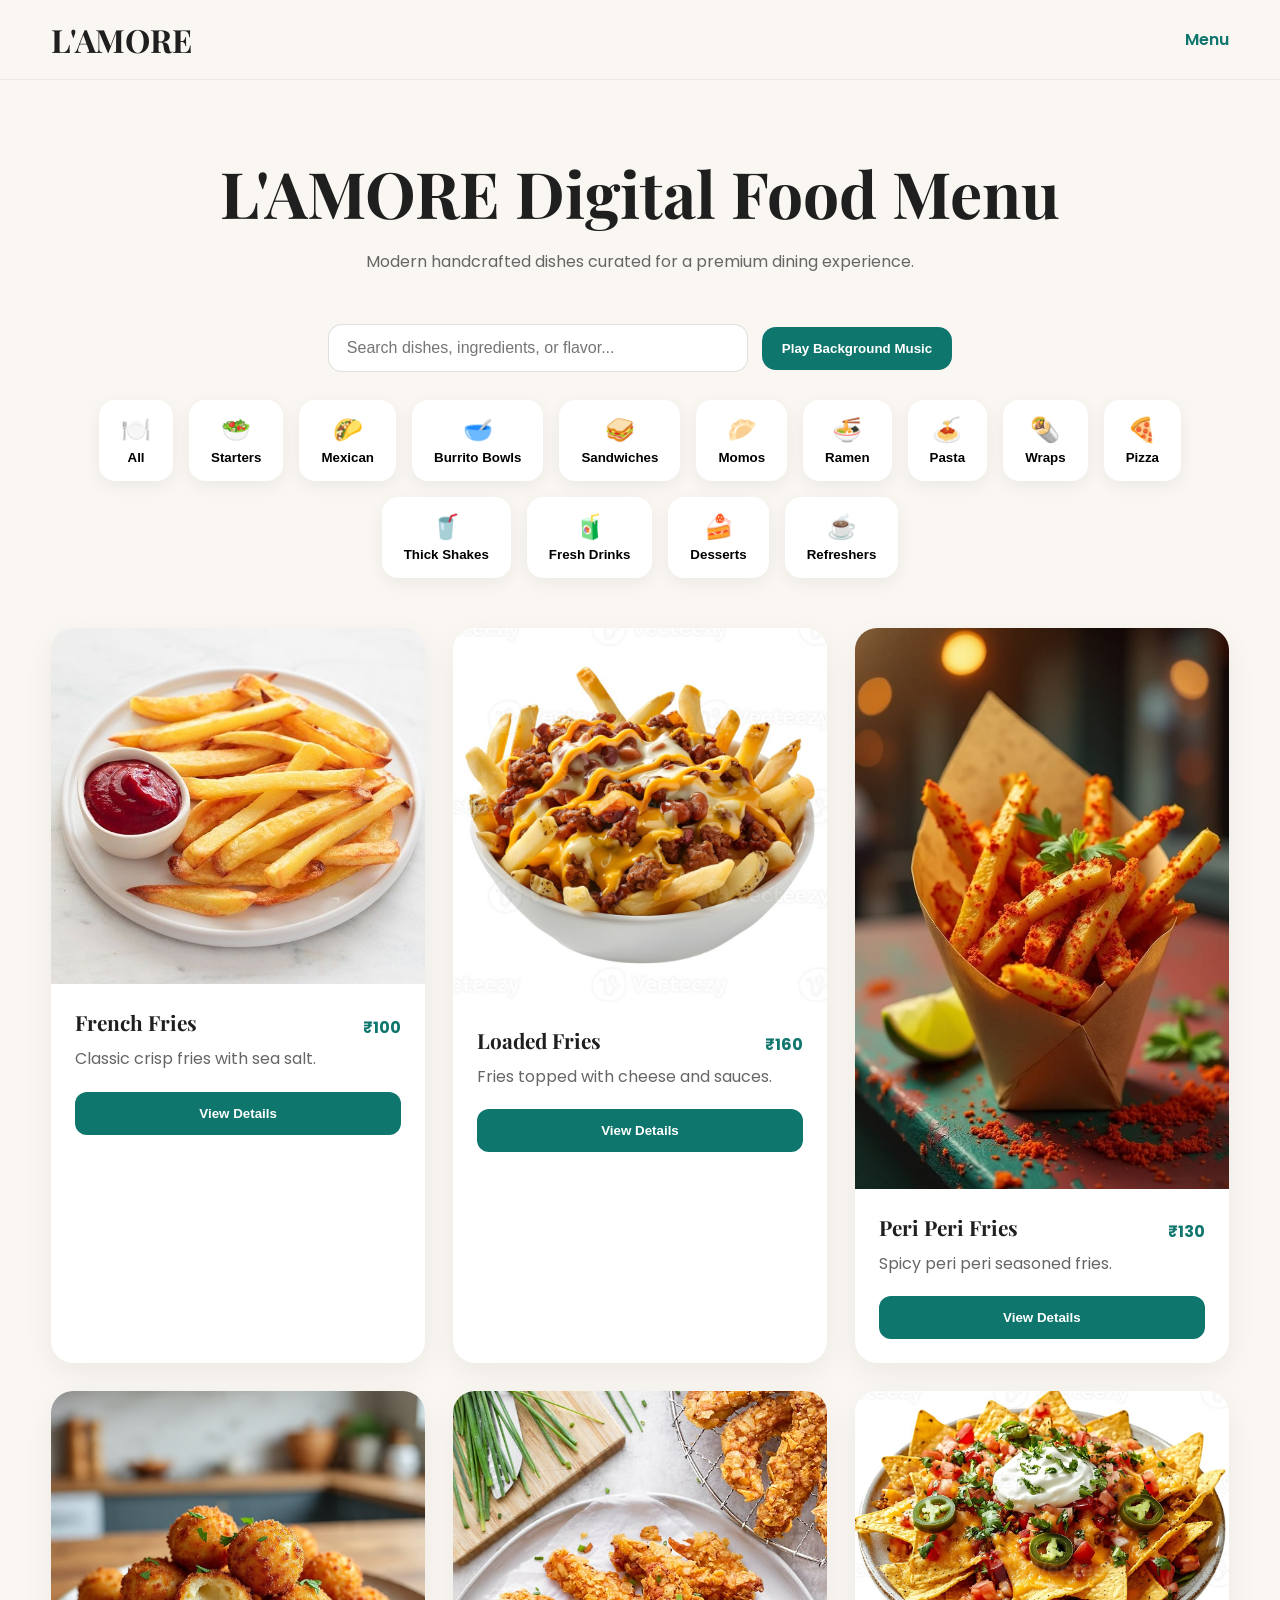
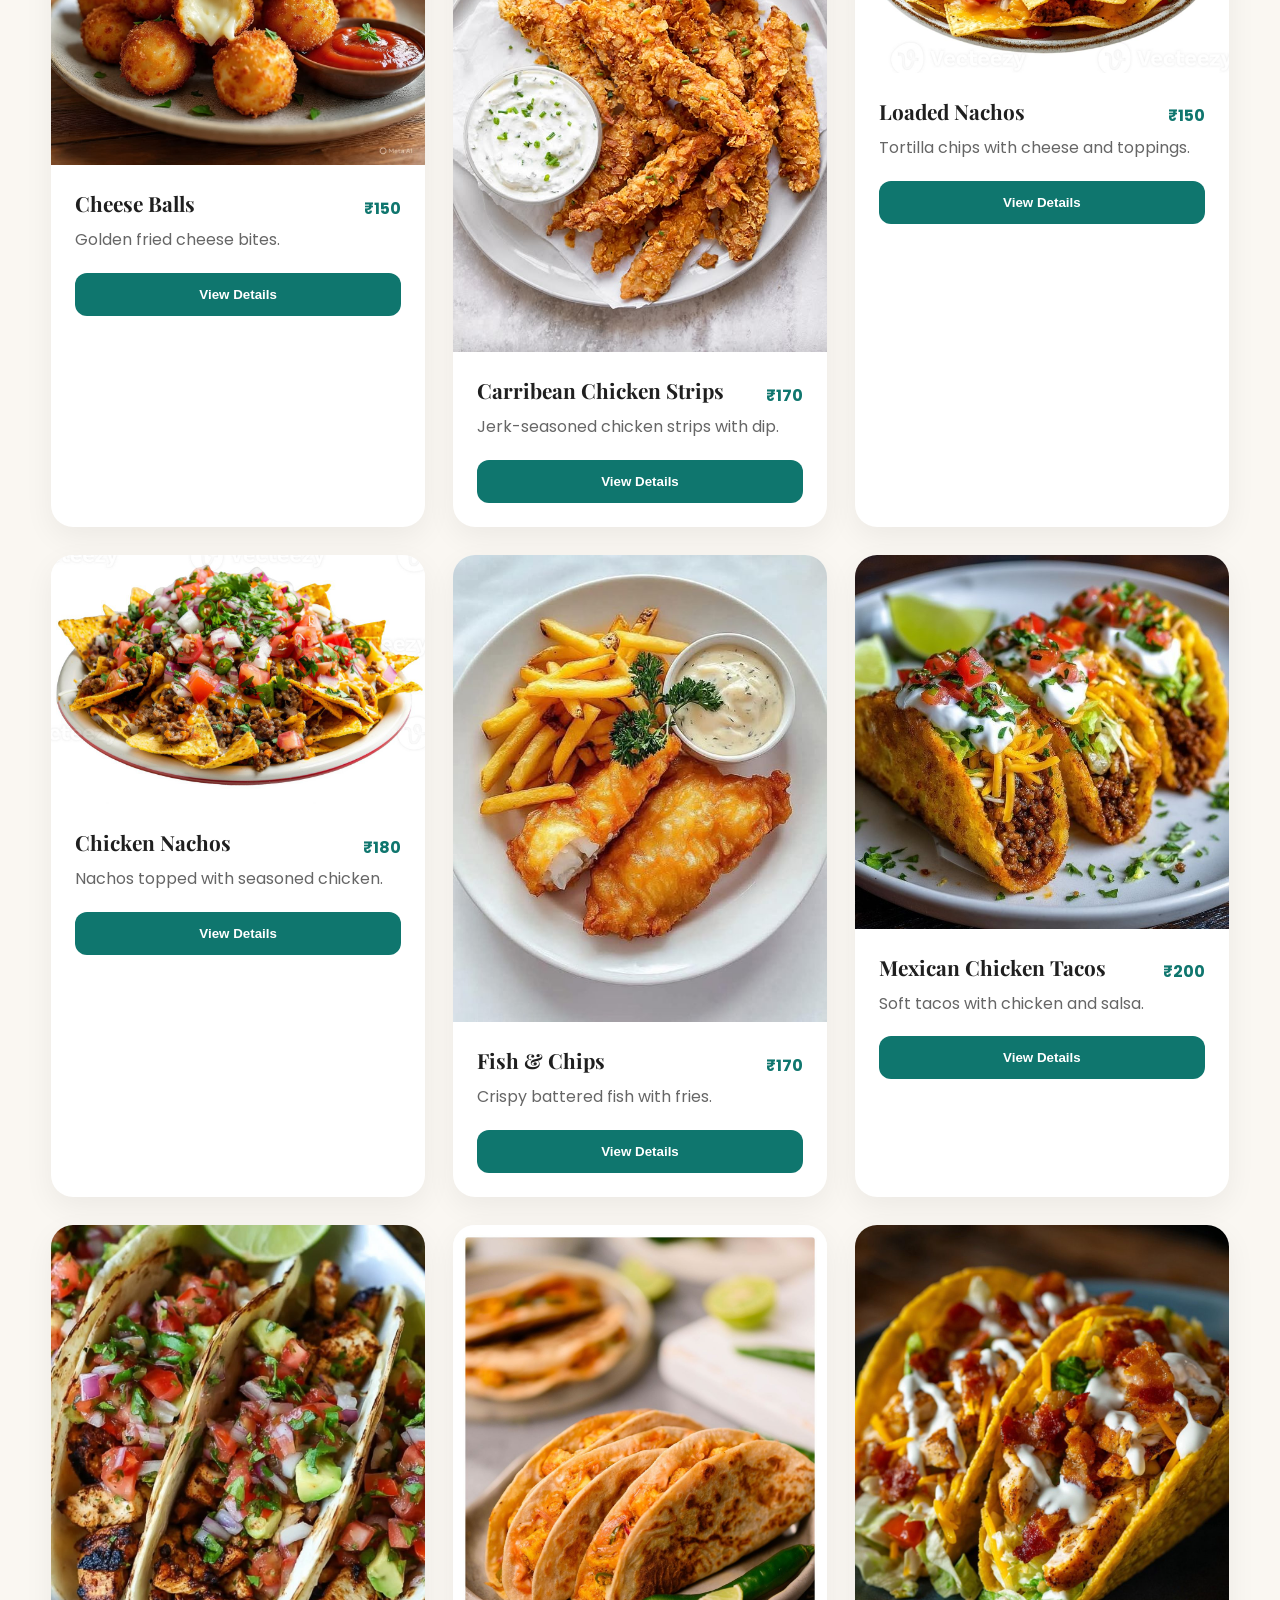
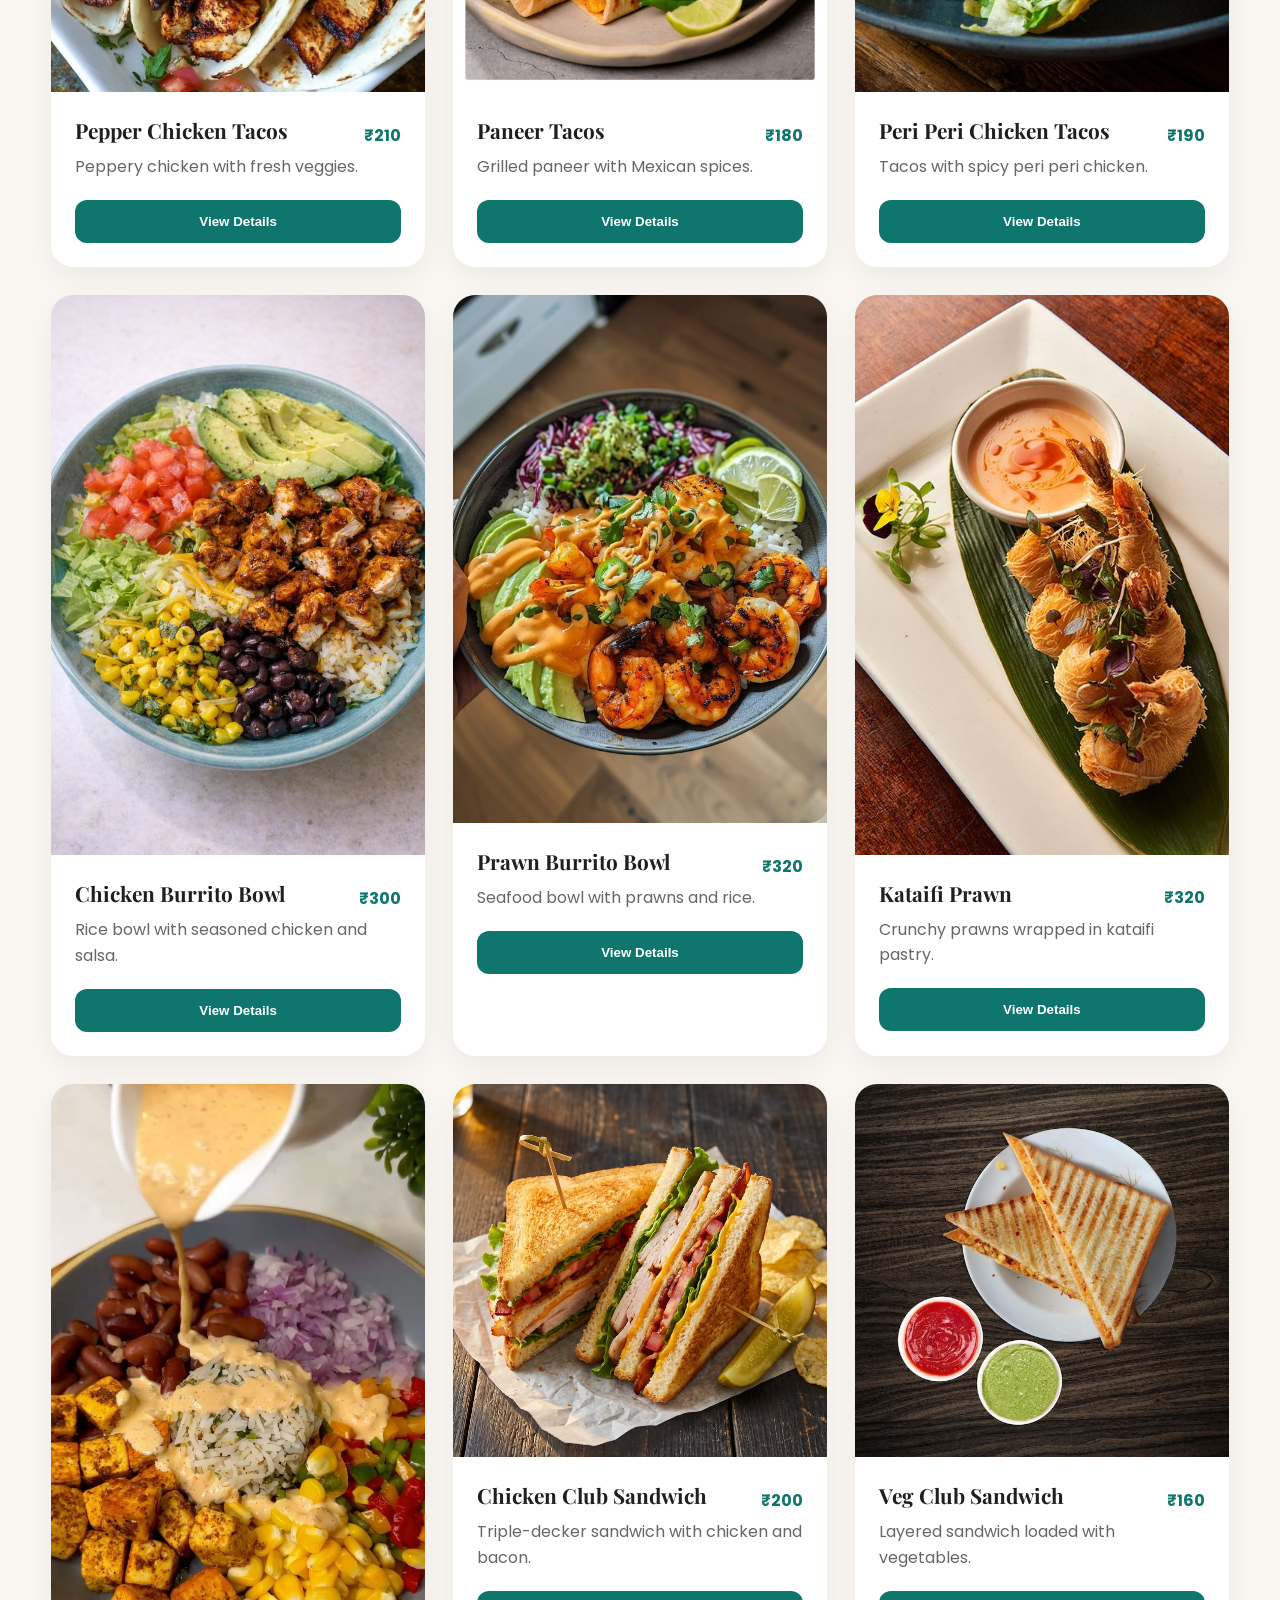
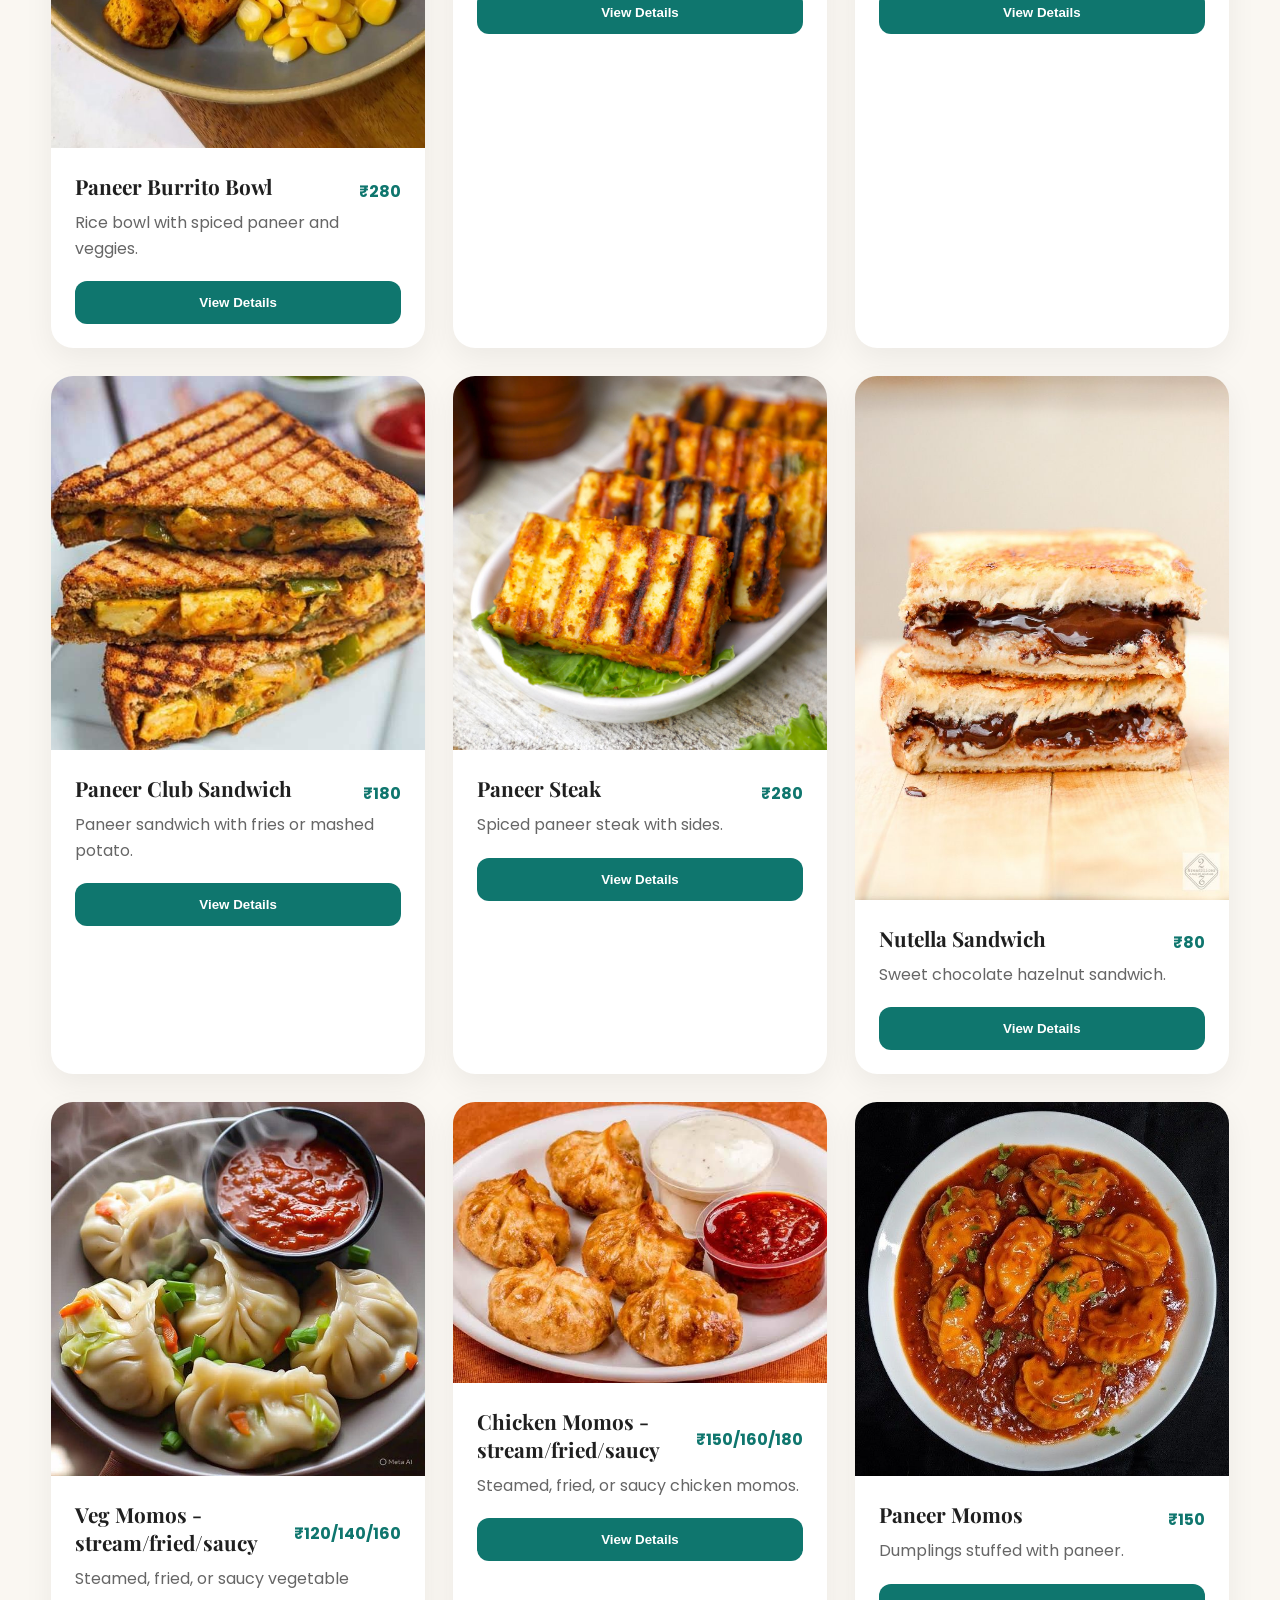
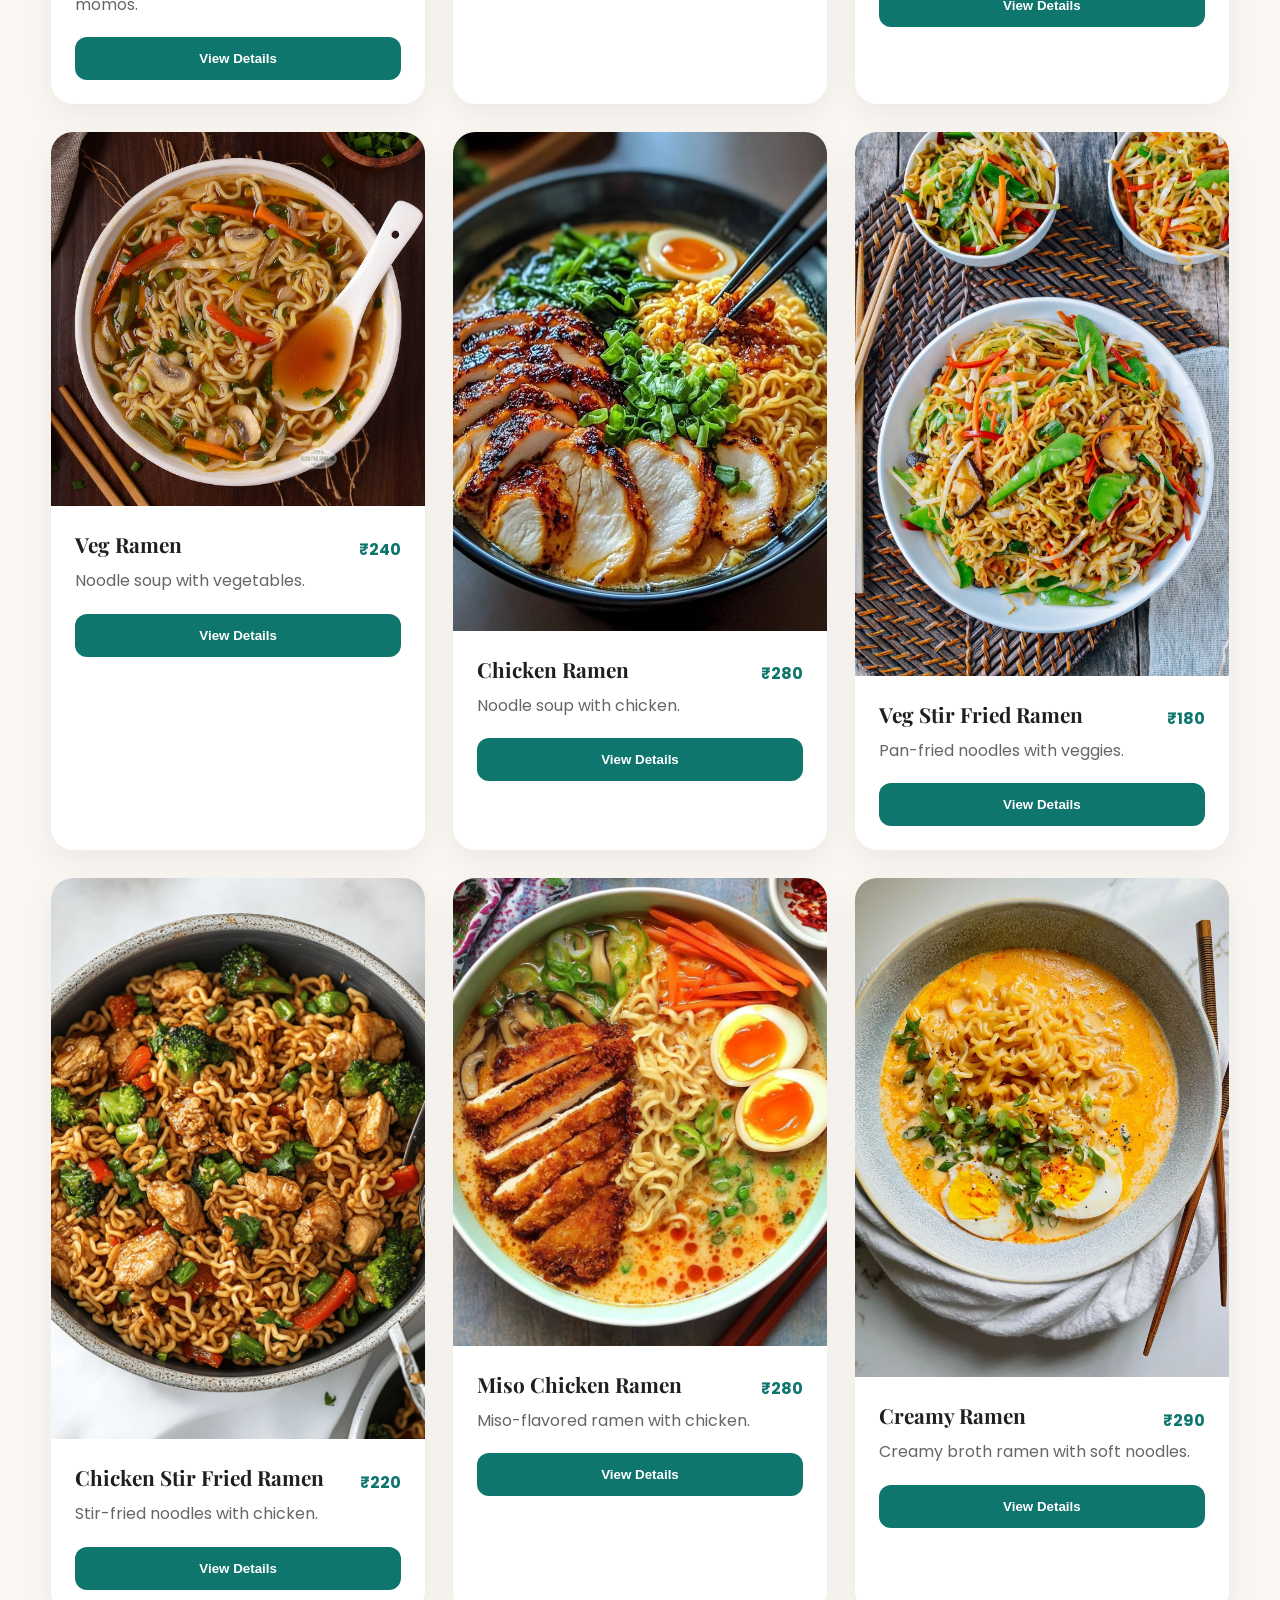
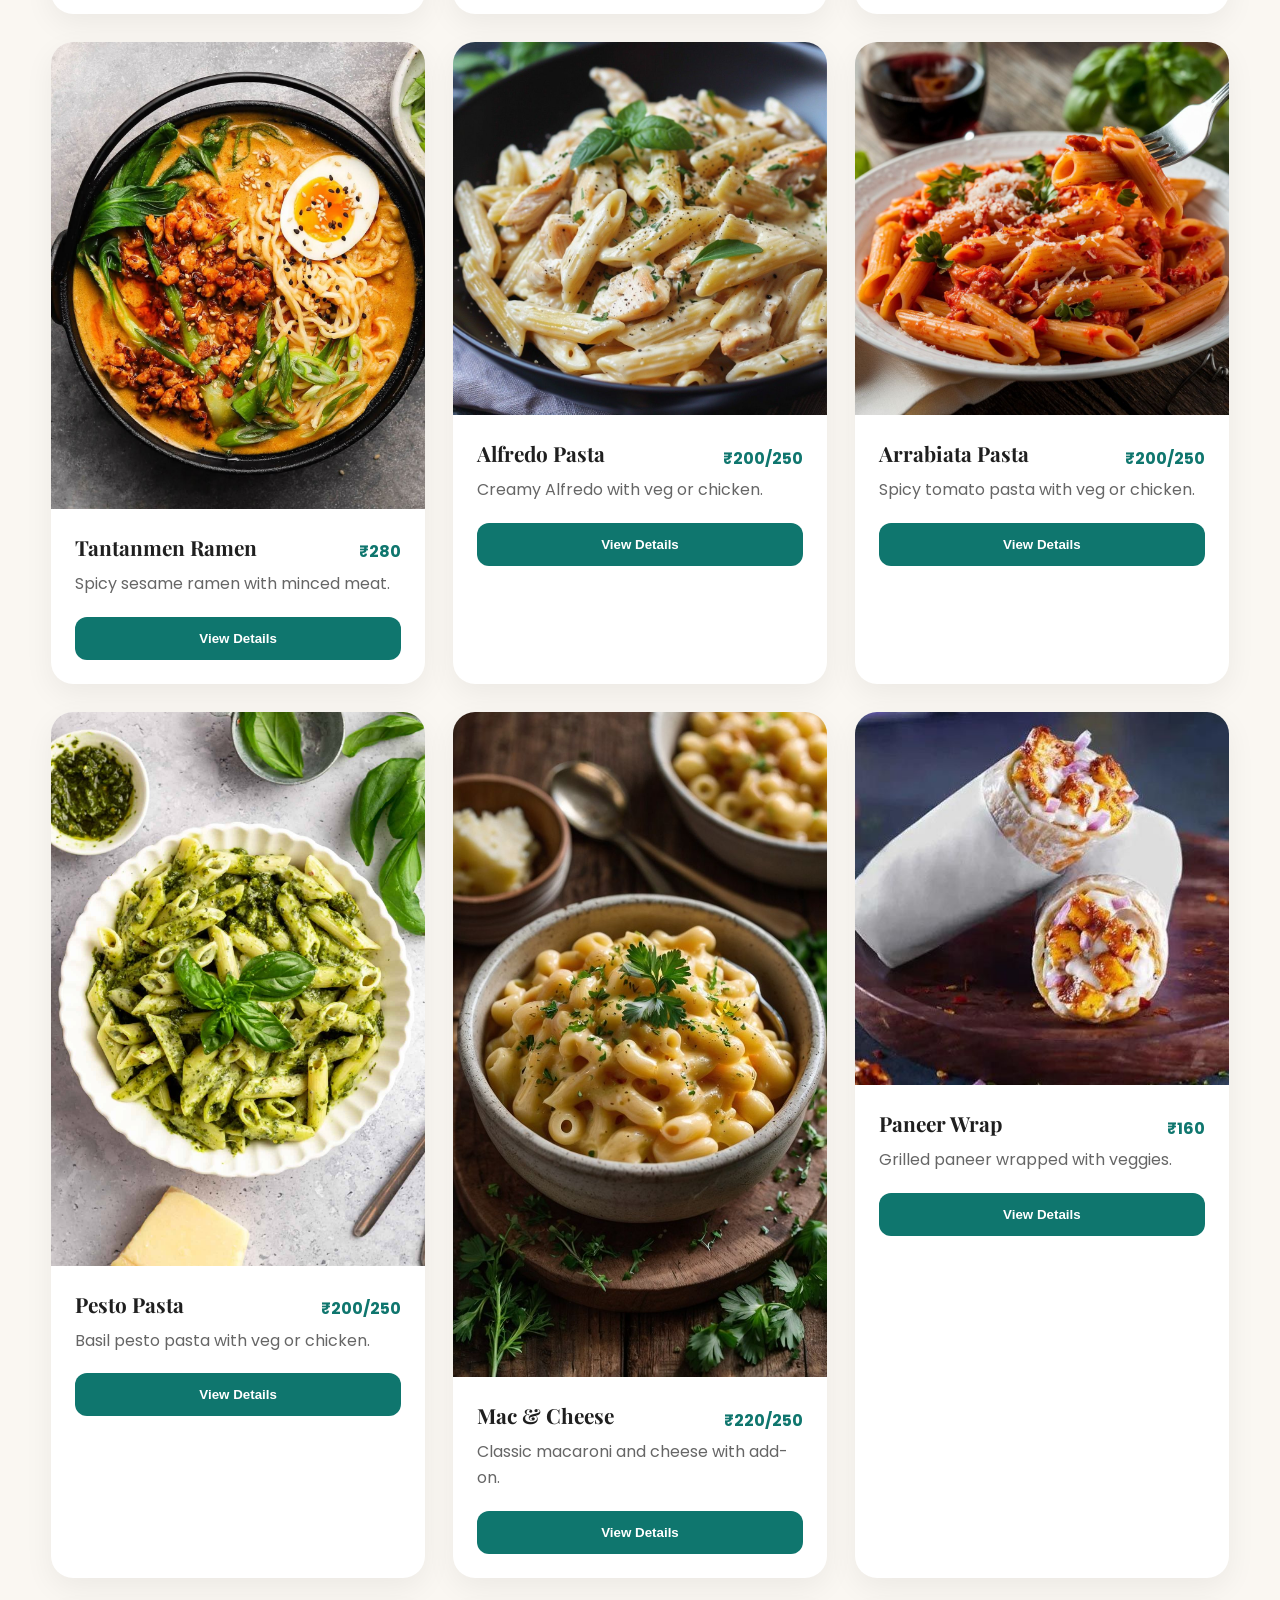
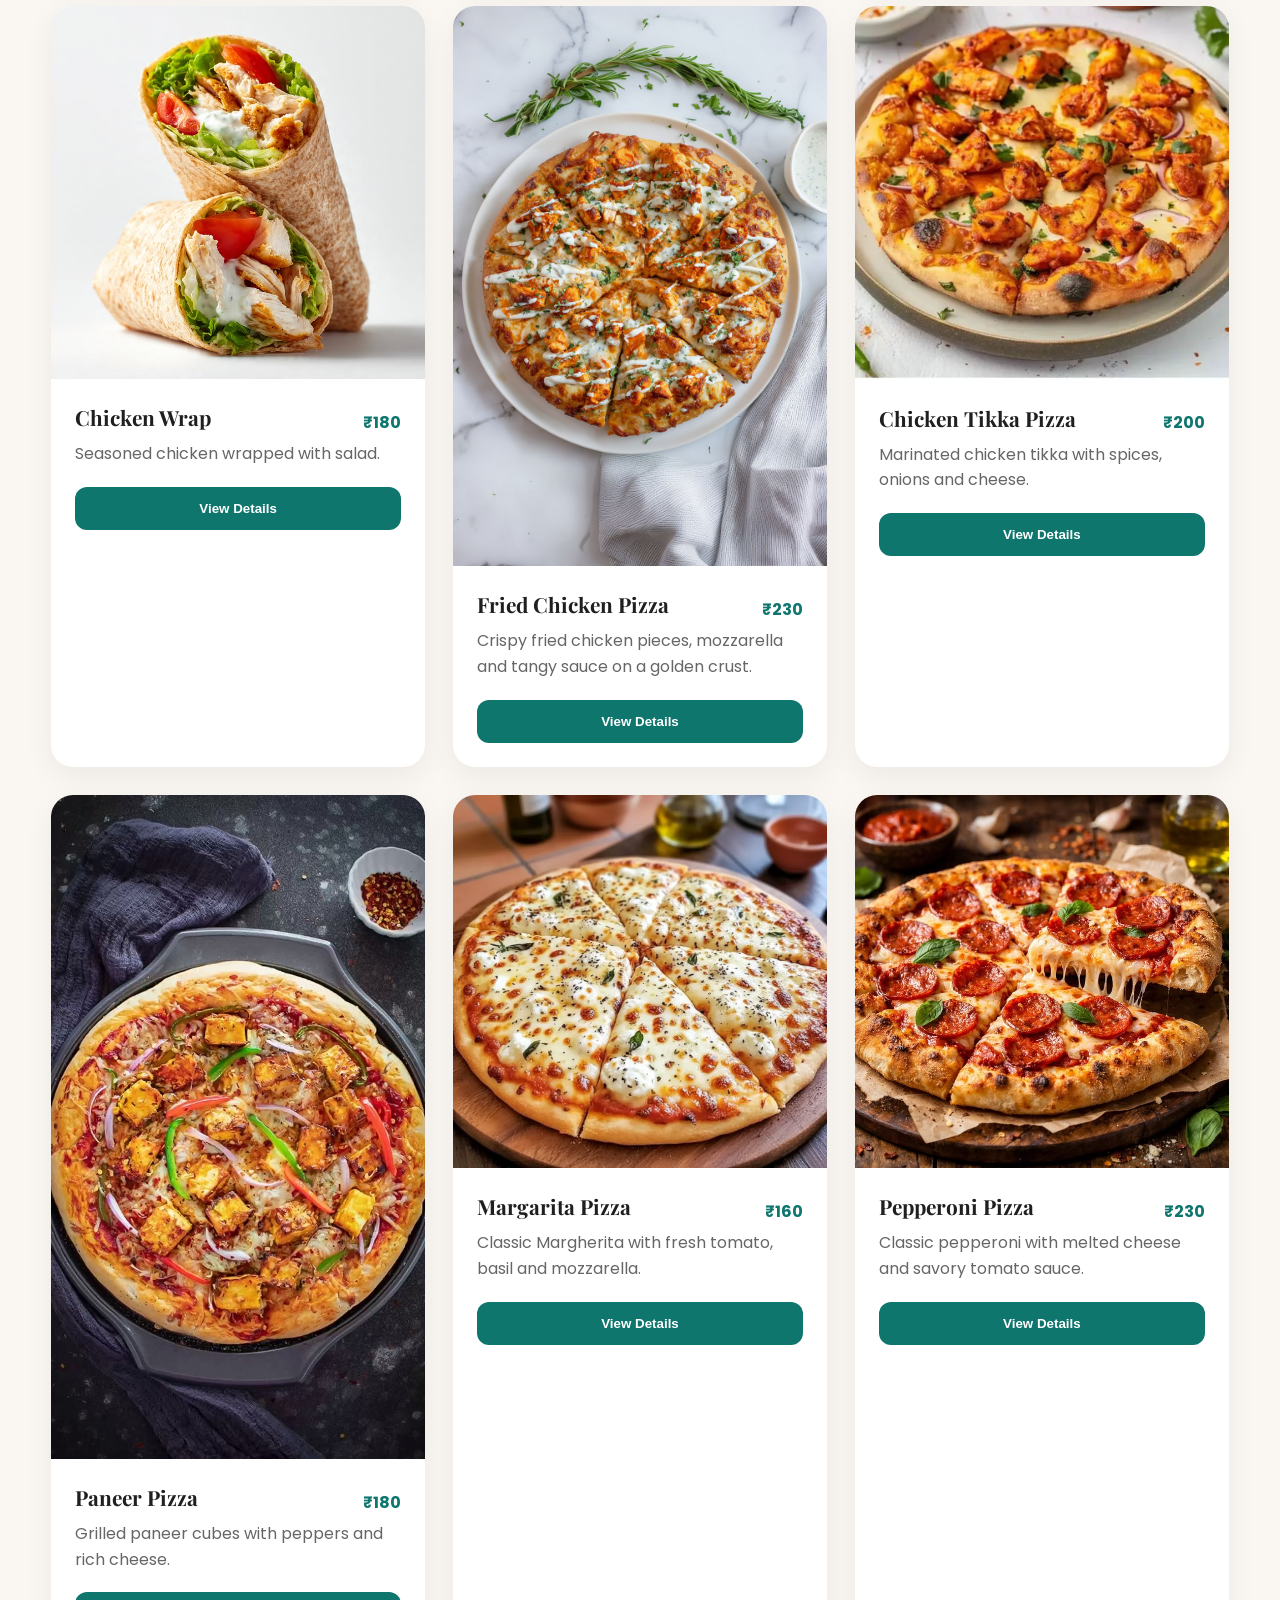
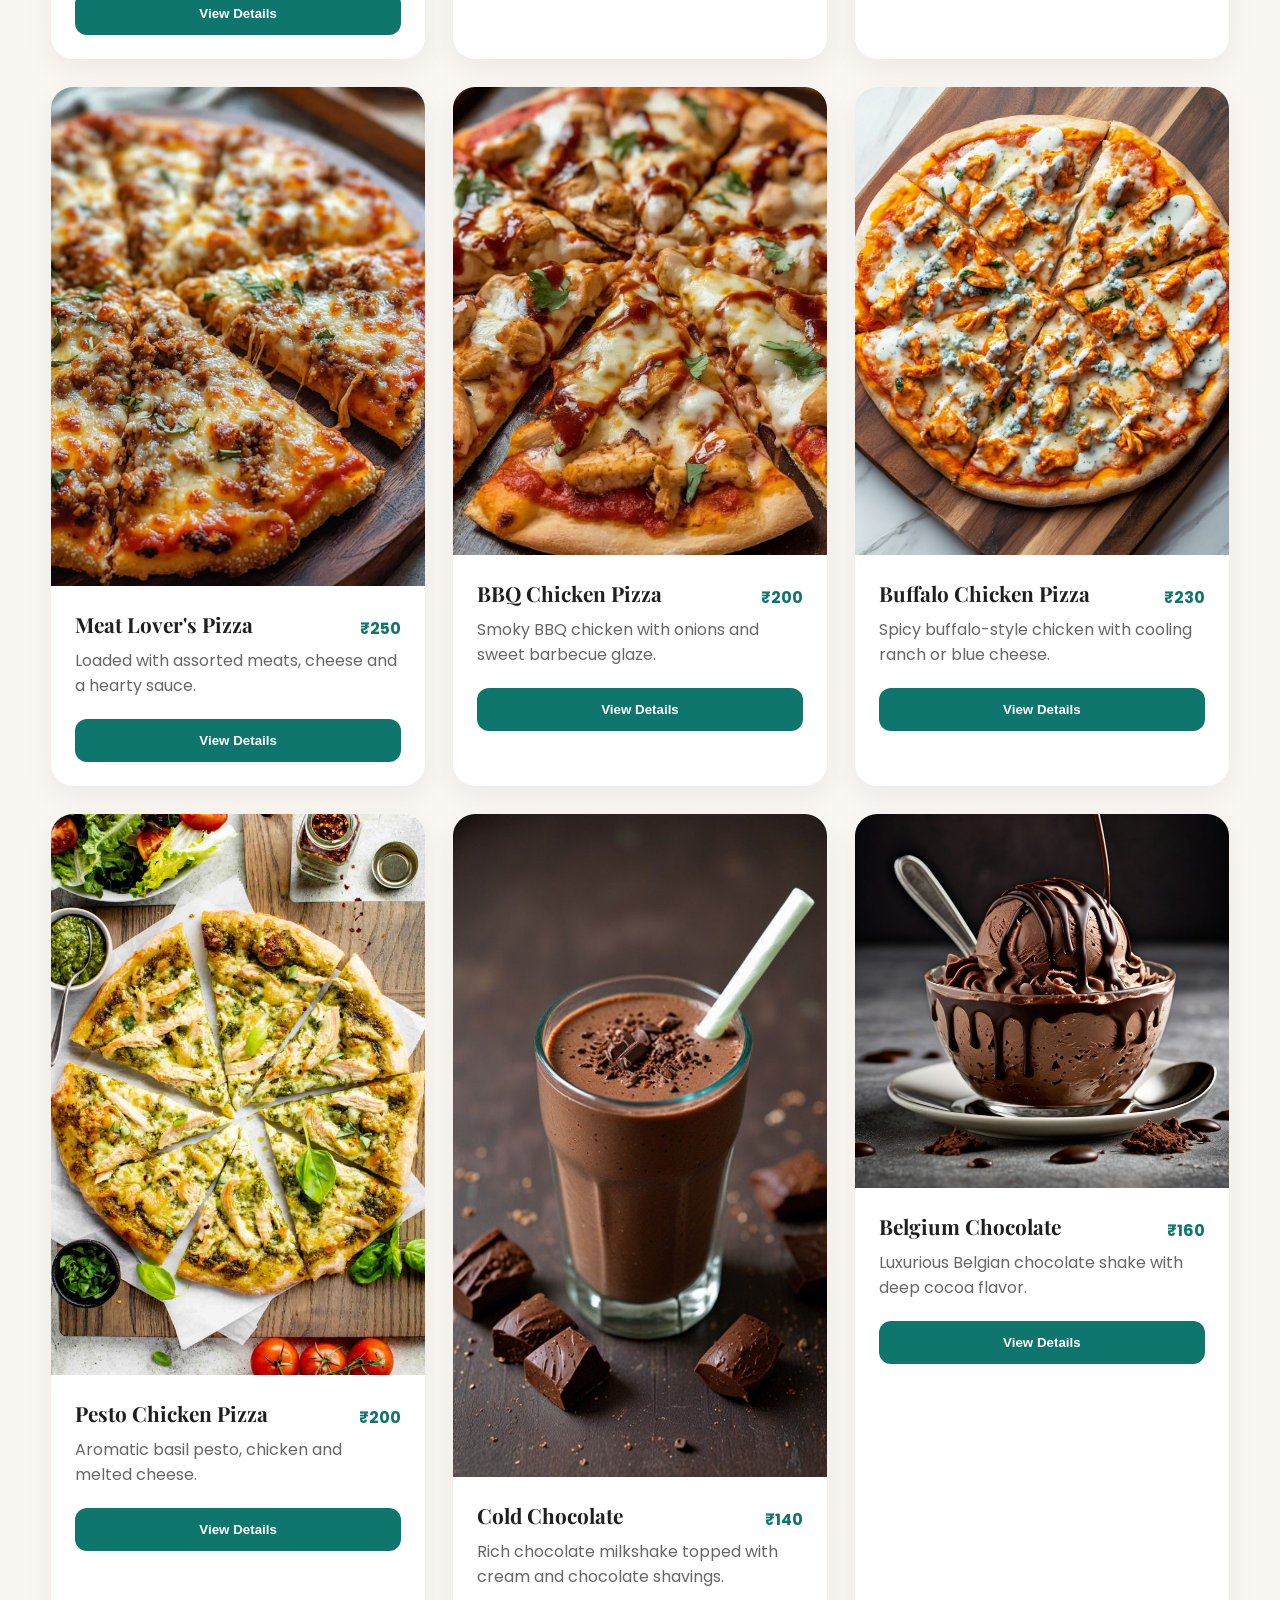
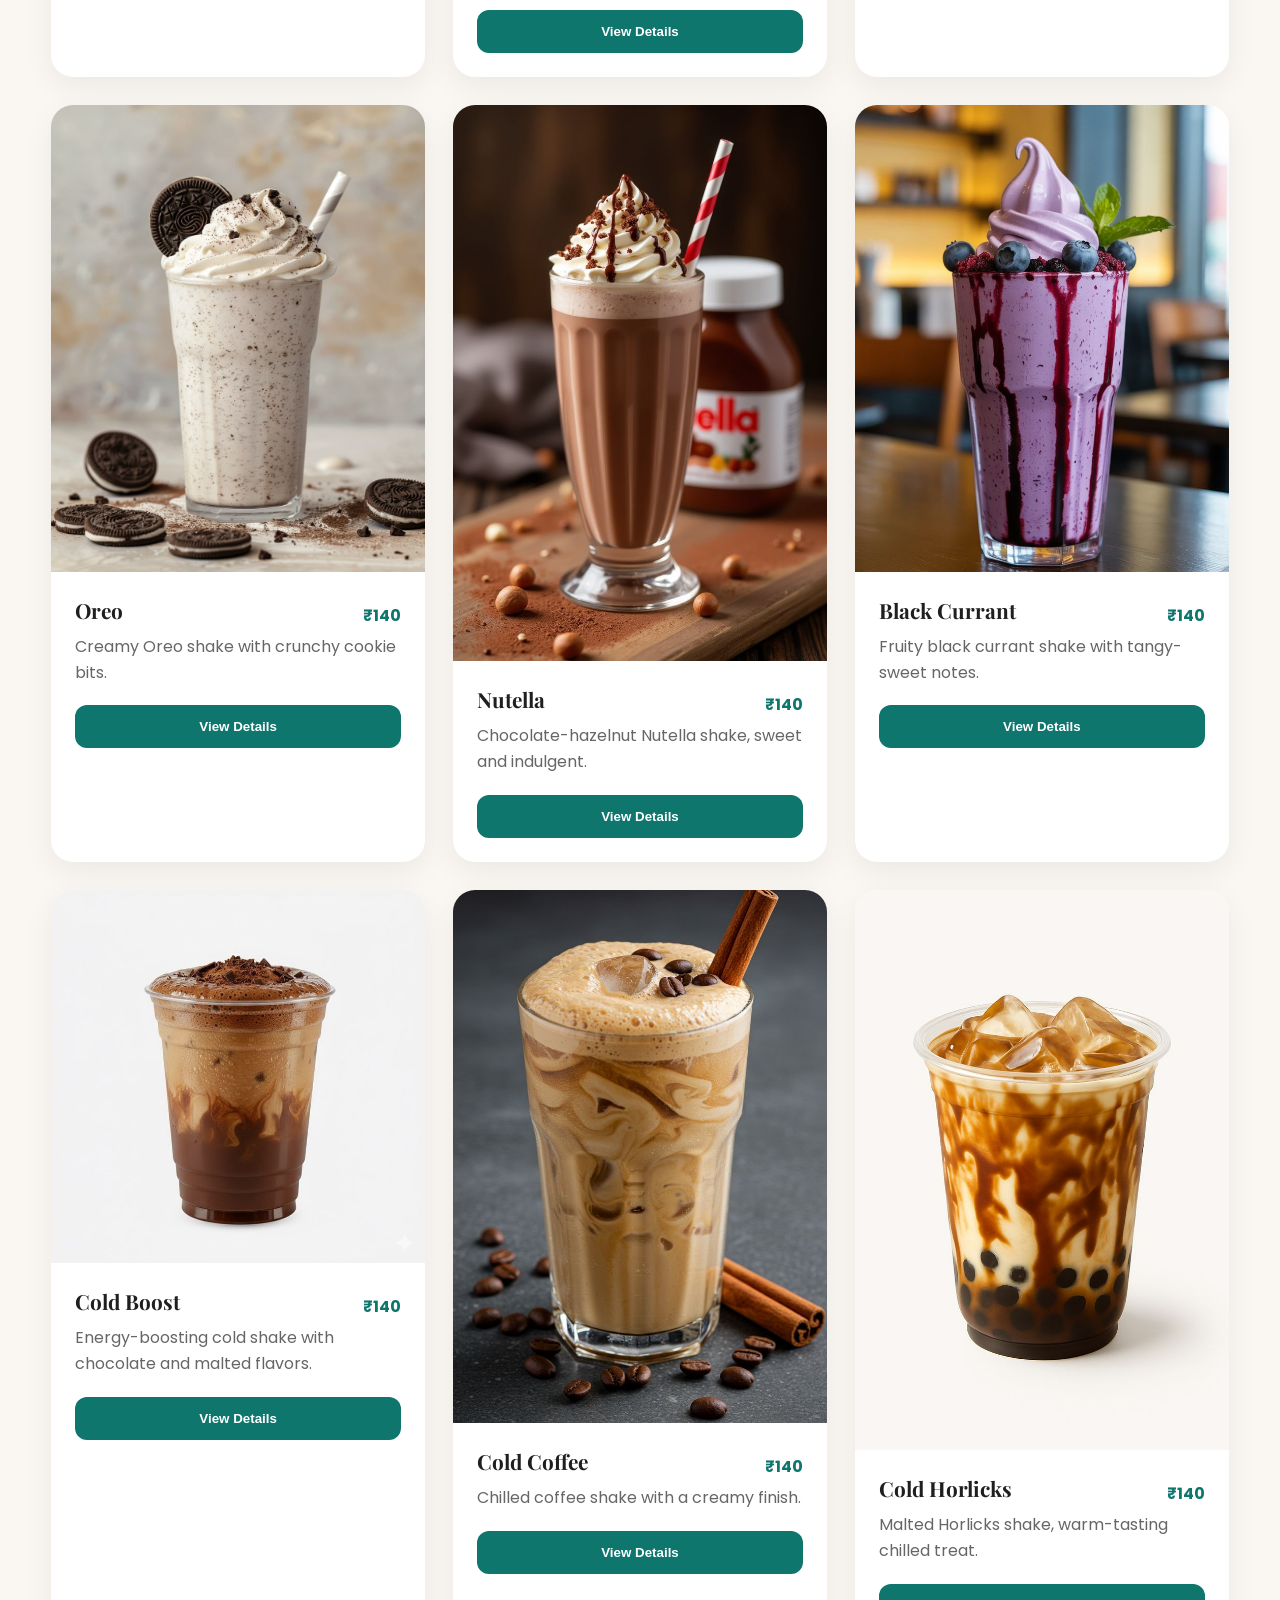
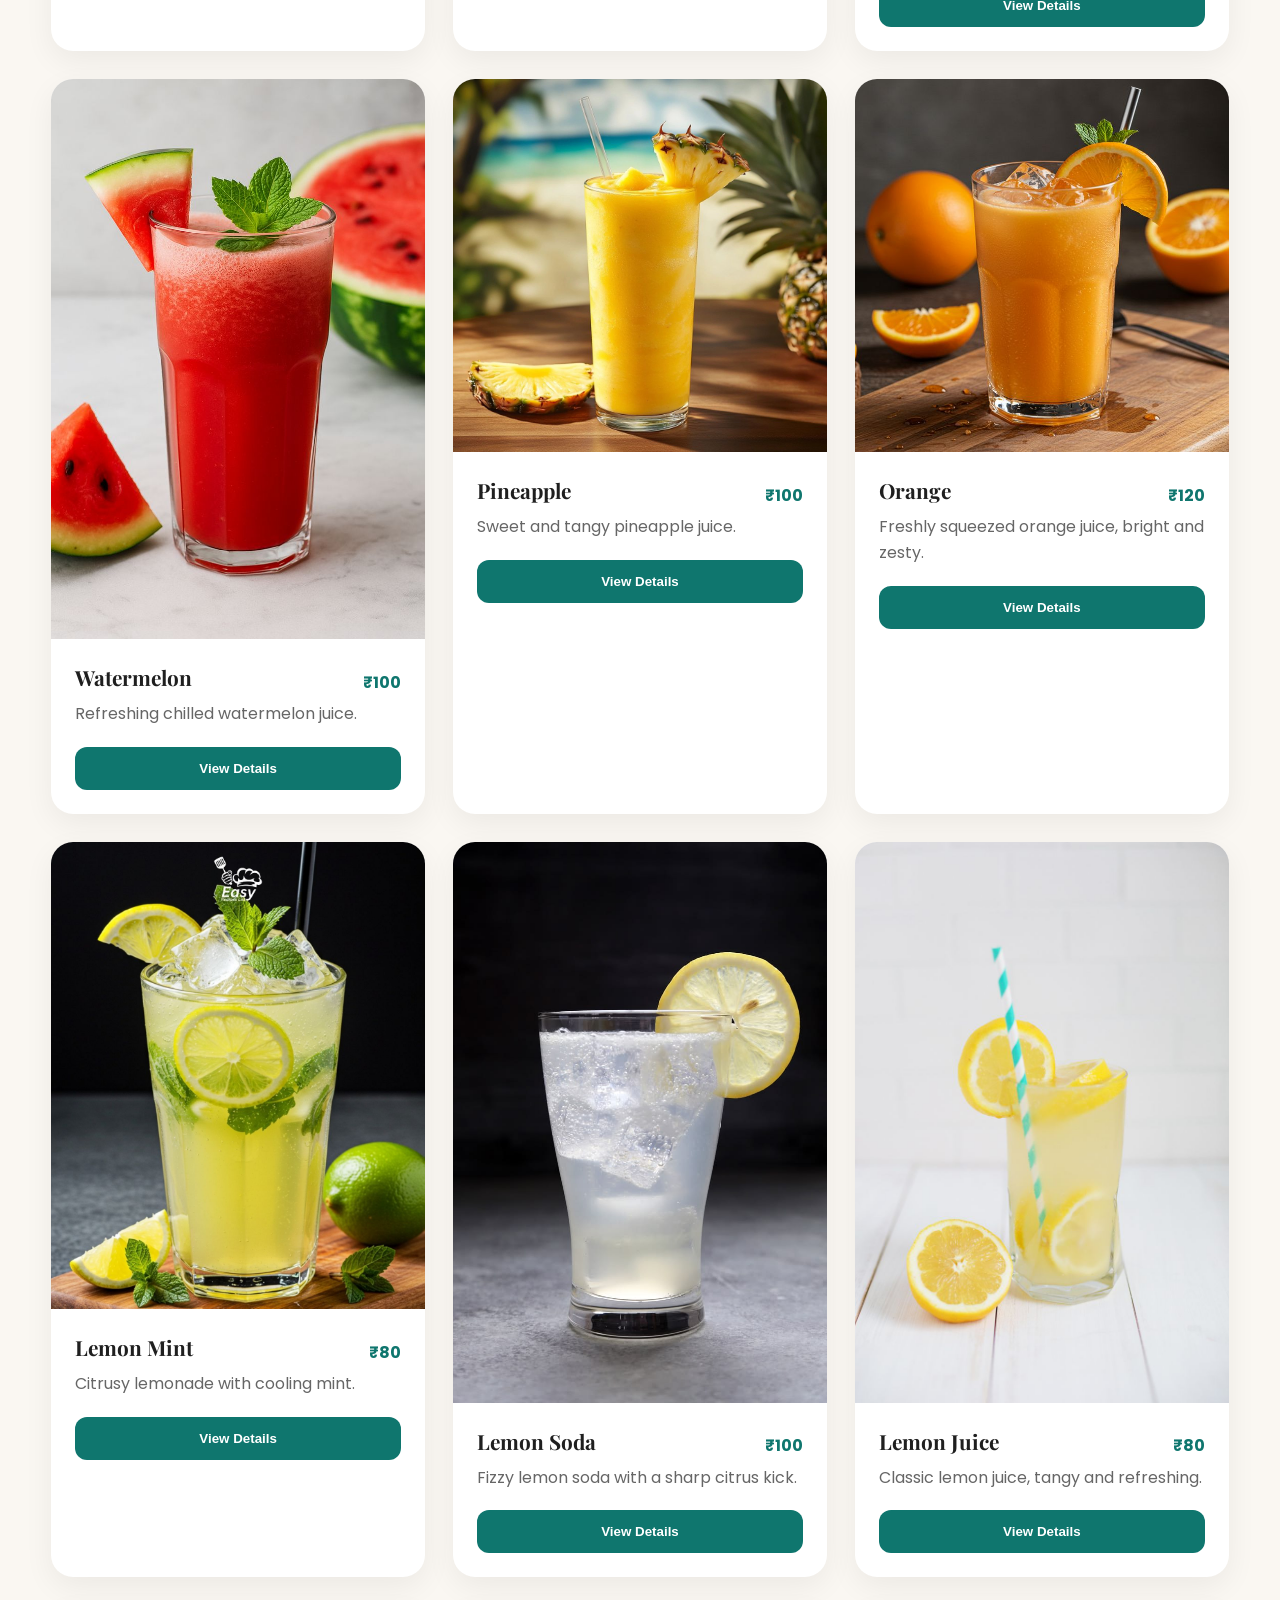
<file: food-meanu/meanu.html>
<!DOCTYPE html>
<html lang="en">
<head>
  <meta charset="UTF-8" />
  <meta name="viewport" content="width=device-width, initial-scale=1.0" />
  <title>L'AMORE Digital Food Menu</title>
  <link href="https://fonts.googleapis.com/css2?family=Playfair+Display:wght@500;600;700&family=Poppins:wght@300;400;500;600&display=swap" rel="stylesheet">
  <link rel="stylesheet" href="style.css" />
  <!-- Google tag (gtag.js) -->
  <script async src="https://www.googletagmanager.com/gtag/js?id=G-V3FVH801HS"></script>
  <script>
    window.dataLayer = window.dataLayer || [];
    function gtag(){dataLayer.push(arguments);}
    gtag('js', new Date());

    gtag('config', 'G-V3FVH801HS');
  </script>
</head>
<body>

  <nav class="navbar">
    <div class="container nav-container">
      <h1 class="logo">L'AMORE</h1>
      <a href="#menu" class="menu-link">Menu</a>
    </div>
  </nav>

  <section class="menu-header">
    <div class="container">
      <h2>L'AMORE Digital Food Menu</h2>
      <p>Modern handcrafted dishes curated for a premium dining experience.</p>
    </div>
  </section>

  <section class="menu-section" id="menu">
    <div class="container">

      <div class="menu-controls">
        <input type="search" id="searchInput" placeholder="Search dishes, ingredients, or flavor..." />
        <button class="audio-toggle" id="audioToggle">Play Background Music</button>
        <!-- <button class="view-full-menu" id="viewFullMenuBtn">View Full Menu</button> -->
      </div>

      <div class="menu-categories" id="menuCategories"></div>

      <div class="menu-items-container" id="menuItemsContainer"></div>

    </div>
  </section>

  <audio id="backgroundMusic" preload="auto" autoplay muted playsinline></audio>

  <footer class="footer">
    <div class="container footer-content">
      <h3>Need Digital Food Menu like this ?</h3>

      <p><strong>CONTACT — A.R.SHRENATH</strong></p>
      <p>Modern digital menus • Restaurant websites • Branding</p>

      <a href="tel:+918072779321">+91 8072779321</a>
    </div>
  </footer>

  <div class="modal" id="detailModal">
    <div class="modal-content">
      <button class="modal-close" id="modalClose">&times;</button>

      <div class="modal-body">
        <div class="modal-image" id="modalImage"></div>

        <div class="modal-info">
          <h3 id="modalTitle"></h3>
          <p class="modal-price" id="modalPrice"></p>

          <div class="modal-section">
            <h4>How It's Made</h4>
            <p id="modalHowMade"></p>
          </div>

          <div class="modal-section">
            <h4>Taste Profile</h4>
            <p id="modalTasteProfile"></p>
          </div>
        </div>
      </div>
    </div>
  </div>

  <script src="script.js"></script>
</body>
</html>
</file>
<file: food-meanu/style.css>
*{
  margin:0;
  padding:0;
  box-sizing:border-box;
}

:root{
  --bg:#faf7f2;
  --text:#1f1f1f;
  --accent:#0f766e;
  --gold:#f4d03f;
  --card:#ffffff;
}

body{
  font-family:'Poppins',sans-serif;
  background:var(--bg);
  color:var(--text);
}

.container{
  width:min(1200px,92%);
  margin:auto;
}

.navbar{
  position:sticky;
  top:0;
  background:rgba(250,247,242,.95);
  backdrop-filter:blur(10px);
  border-bottom:1px solid rgba(0,0,0,.05);
  z-index:100;
}

.nav-container{
  display:flex;
  justify-content:space-between;
  align-items:center;
  padding:18px 0;
}

.logo{
  font-family:'Playfair Display',serif;
  font-size:2rem;
}

.menu-link{
  text-decoration:none;
  color:var(--accent);
  font-weight:600;
}

.menu-header{
  padding:70px 0 30px;
  text-align:center;
}

.menu-header h2{
  font-size:clamp(2.3rem,5vw,4rem);
  font-family:'Playfair Display',serif;
  margin-bottom:14px;
}

.menu-header p{
  max-width:650px;
  margin:auto;
  color:#666;
}

.menu-section{
  padding:20px 0 80px;
}

.menu-controls{
  display:flex;
  flex-wrap:wrap;
  gap:14px;
  justify-content:center;
  align-items:center;
  margin-bottom:28px;
}

.search-input{
  width:min(420px,100%);
  padding:14px 18px;
  border-radius:14px;
  border:1px solid rgba(0,0,0,.12);
  font-size:1rem;
  outline:none;
}

.audio-toggle{
  padding:14px 20px;
  border:none;
  border-radius:14px;
  background:var(--accent);
  color:white;
  font-weight:600;
  cursor:pointer;
  transition:.25s ease;
}

.audio-toggle:hover{
  transform:translateY(-1px);
}

.view-full-menu{
  padding:14px 20px;
  border:none;
  border-radius:14px;
  background:#ffffff;
  color:var(--accent);
  font-weight:600;
  cursor:pointer;
  box-shadow:0 2px 12px rgba(0,0,0,.06);
  transition:.25s ease;
}

.view-full-menu:hover{
  transform:translateY(-1px);
}

.menu-categories{
  display:flex;
  gap:16px;
  flex-wrap:wrap;
  justify-content:center;
  margin-bottom:50px;
}

.category-card{
  border:none;
  background:white;
  padding:16px 22px;
  border-radius:16px;
  cursor:pointer;
  font-weight:600;
  transition:.3s ease;
  box-shadow:0 5px 18px rgba(0,0,0,.06);
}

.category-card.active{
  background:var(--accent);
  color:white;
}

.category-icon{
  font-size:1.5rem;
  margin-bottom:6px;
}

.menu-items-container{
  display:grid;
  grid-template-columns:repeat(auto-fit,minmax(280px,1fr));
  gap:28px;
}

.menu-item-card{
  background:var(--card);
  border-radius:22px;
  overflow:hidden;
  box-shadow:0 10px 30px rgba(0,0,0,.06);
  transition:.3s ease;
}

.menu-item-card:hover{
  transform:translateY(-6px);
}

.menu-item-image{
  min-height:180px;
  display:flex;
  align-items:center;
  justify-content:center;
  background:linear-gradient(135deg,#fef3c7,#d1fae5);
  overflow:hidden;
}

.menu-item-image img{
  width:100%;
  height:100%;
  object-fit:cover;
}

.menu-item-content{
  padding:24px;
}

.menu-item-content h3{
  margin-bottom:10px;
  font-size:1.3rem;
  font-family:'Playfair Display',serif;
}

.menu-item-header{
  display:flex;
  align-items:center;
  justify-content:space-between;
  gap:12px;
}

.menu-item-price{
  font-weight:700;
  color:var(--accent);
}

.menu-item-content p{
  color:#666;
  line-height:1.6;
  margin-bottom:20px;
}

.view-btn{
  width:100%;
  border:none;
  background:var(--accent);
  color:white;
  padding:14px;
  border-radius:12px;
  cursor:pointer;
  font-weight:600;
}

.footer{
  padding:70px 0;
  text-align:center;
  background:#111;
  color:white;
}

.footer h3{
  margin-bottom:18px;
  font-size:2rem;
  font-family:'Playfair Display',serif;
}

.footer p{
  margin-bottom:10px;
}

.footer a{
  color:var(--gold);
  text-decoration:none;
  font-size:1.2rem;
  font-weight:600;
}

.modal{
  position:fixed;
  inset:0;
  background:rgba(0,0,0,.6);
  display:none;
  align-items:center;
  justify-content:center;
  padding:20px;
  overflow-y:auto;
}

.modal.show{
  display:flex;
}

.modal-content{
  background:white;
  width:min(700px,100%);
  max-height:calc(100vh - 40px);
  border-radius:22px;
  overflow-y:auto;
  position:relative;
}

.modal-content::-webkit-scrollbar {
  width:8px;
}

.modal-content::-webkit-scrollbar-thumb {
  background:rgba(0,0,0,.15);
  border-radius:999px;
}

.modal-close{
  position:absolute;
  top:14px;
  right:18px;
  width:44px;
  height:44px;
  display:flex;
  align-items:center;
  justify-content:center;
  border:none;
  background:white;
  color:var(--accent);
  box-shadow:0 10px 25px rgba(0,0,0,.12);
  border-radius:50%;
  font-size:1.4rem;
  cursor:pointer;
  z-index:10;
}

.modal-close:hover{
  transform:scale(1.05);
}

.modal-body{
  display:grid;
  grid-template-columns:1fr 1fr;
}

.modal-image{
  min-height:300px;
  display:flex;
  align-items:center;
  justify-content:center;
  background:linear-gradient(135deg,#fef3c7,#d1fae5);
  overflow:hidden;
}

.modal-image img{
  width:100%;
  height:100%;
  object-fit:cover;
}

.modal-info{
  padding:30px;
}

.modal-info h3{
  margin-bottom:20px;
  font-family:'Playfair Display',serif;
}

.modal-price{
  color:var(--accent);
  font-weight:700;
  margin-top:-10px;
  margin-bottom:18px;
}

.modal-section{
  margin-bottom:20px;
}

.modal-section h4{
  margin-bottom:8px;
  color:var(--accent);
}

/* hide top header while detail modal is open */
body.modal-open .navbar,
body.modal-open .menu-header {
  display:none !important;
}

@media(max-width:768px){

  .modal-body{
    grid-template-columns:1fr;
  }

  .menu-header{
    padding-top:50px;
  }

}
</file>
